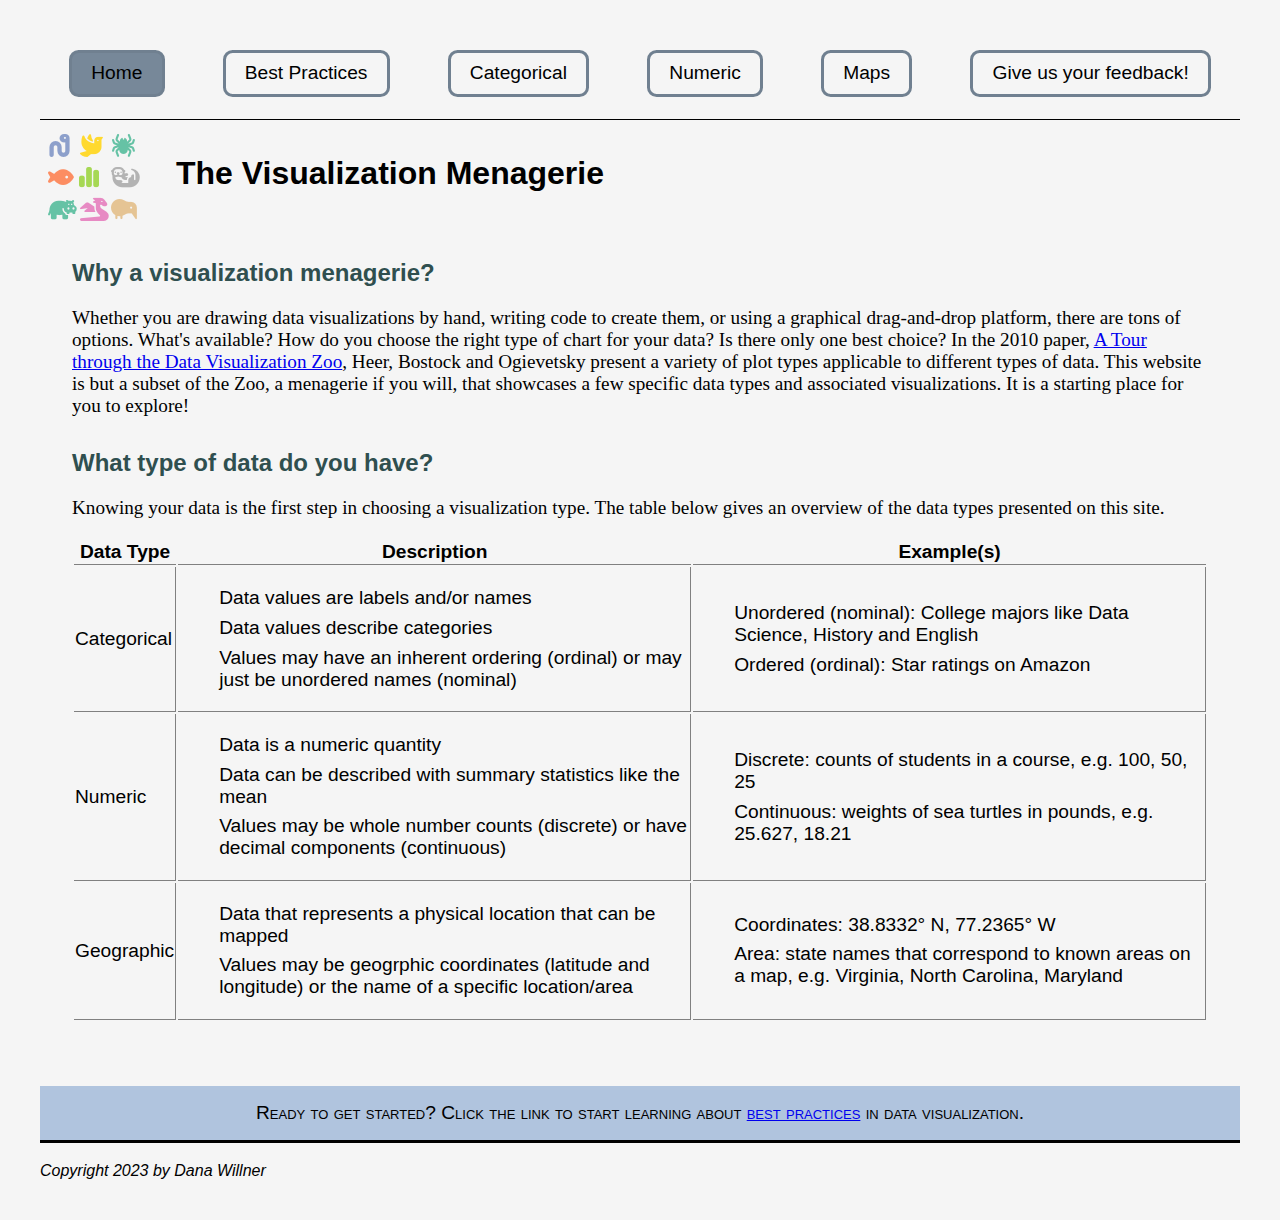
<file: index.html>
<!DOCTYPE html>

<html lang="en">

    <head>
        <meta charset="UTF-8">
        <meta name="viewport" content="width=device-width, initial-scale=1">
        <link rel="stylesheet" href="css/cssstart.css">
        <title>Visualization Menagerie</title>
    </head>

    <body>
        <header>
            <nav>
                <ul>
                    <li><a href="index.html" class="active">Home</a></li>
                    <li><a href="best_practices.html">Best Practices</a></li>
                    <li><a href="categorical_one.html">Categorical</a></li>
                    <li><a href="numeric_one.html">Numeric</a></li>
                    <li><a href="maps.html">Maps</a></li>
                    <li><a href="feedback.html">Give us your feedback!</a></li>
                </ul>
            </nav>
            <div class="logotext">
                <img src="image/logo.png" alt="Logo">
                <h1>The Visualization Menagerie</h1>

            </div>
        </header>
        <main>
            <section>
                <h2>Why a visualization menagerie?</h2>
                <p>Whether you are drawing data visualizations by hand, writing code to create them, or using a
                    graphical drag-and-drop platform, there are tons of options. What's available? How do you choose the
                    right type of chart for your data? Is there only one best choice? In the 2010 paper,
                    <a href=" https://queue.acm.org/detail.cfm?id=1805128">A Tour through the Data Visualization
                        Zoo</a>,
                    Heer, Bostock and Ogievetsky present a variety of plot types applicable to different types of data.
                    This website is but a subset of the Zoo, a menagerie if you will, that showcases a few specific
                    data types and associated visualizations. It is a starting place for you to explore!
                </p>
            </section>
            <section>
                <h2>What type of data do you have?</h2>
                <p>Knowing your data is the first step in choosing a visualization type. The table below gives an
                    overview of the data types presented on this site.
                </p>
                <table>
                    <thead>
                        <tr>
                            <th>Data Type</th>
                            <th>Description</th>
                            <th>Example(s)</th>
                        </tr>
                    </thead>
                    <tbody>
                        <tr>
                            <td>Categorical</td>
                            <td>
                                <ul>
                                    <li class="tableitem">Data values are labels and/or names</li>
                                    <li class="tableitem">Data values describe categories</li>
                                    <li class="tableitem">Values may have an inherent ordering (ordinal) or may just be
                                        unordered
                                        names (nominal)</li>
                                </ul>
                            </td>
                            <td>
                                <ul>
                                    <li class="tableitem">Unordered (nominal): College majors like Data Science, History
                                        and
                                        English</li>
                                    <li class="tableitem">Ordered (ordinal): Star ratings on Amazon</li>
                                </ul>
                            </td>
                        </tr>
                        <tr>
                            <td>Numeric</td>
                            <td>
                                <ul>
                                    <li class="tableitem">Data is a numeric quantity</li>
                                    <li class="tableitem">Data can be described with summary statistics like the mean
                                    </li>
                                    <li class="tableitem">Values may be whole number counts (discrete) or have decimal
                                        components (continuous)</li>
                                </ul>
                            </td>
                            <td>
                                <ul>
                                    <li class="tableitem">Discrete: counts of students in a course, e.g. 100, 50, 25
                                    </li>
                                    <li class="tableitem">Continuous: weights of sea turtles in pounds, e.g. 25.627,
                                        18.21
                                    </li>
                                </ul>
                            </td>
                        </tr>
                        <tr>
                            <td>Geographic</td>
                            <td>
                                <ul>
                                    <li class="tableitem">Data that represents a physical location that can be mapped
                                    </li>
                                    <li class="tableitem">Values may be geogrphic coordinates (latitude and longitude)
                                        or
                                        the
                                        name
                                        of a specific location/area</li>
                                </ul>
                            </td>
                            <td>
                                <ul>
                                    <li class="tableitem">Coordinates: 38.8332° N, 77.2365° W </li>
                                    <li class="tableitem">Area: state names that correspond to known areas on a map,
                                        e.g.
                                        Virginia, North Carolina, Maryland</li>
                                </ul>
                            </td>
                        </tr>
                    </tbody>
                </table>
            </section>
        </main>
        <footer>
            <p class='navhelper'>Ready to get started? Click the link to start learning about <a
                    href="best_practices.html">best practices</a> in data visualization.</p>
            <address>Copyright 2023 by Dana Willner</address>
        </footer>

    </body>

</html>
</file>
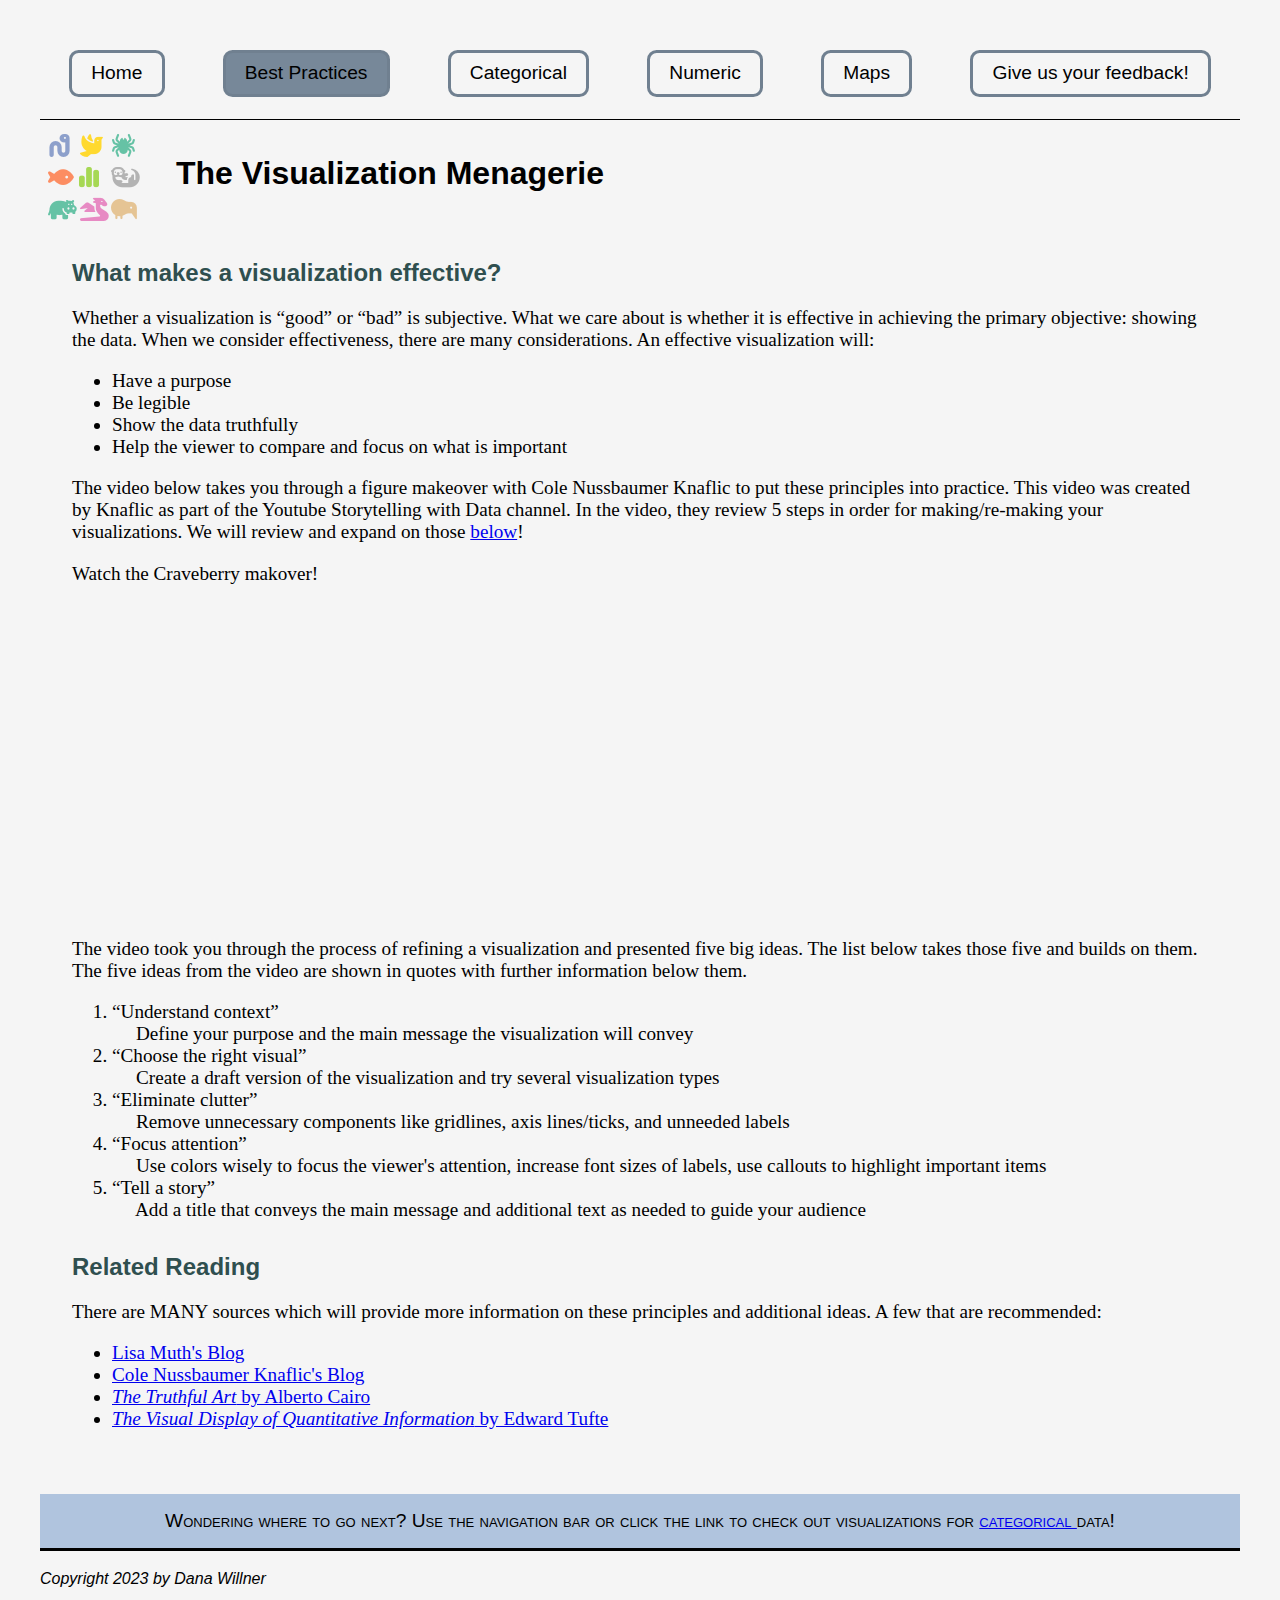
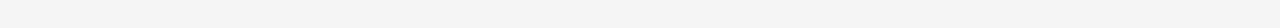
<file: best_practices.html>
<!DOCTYPE html>

<html lang="en">

    <head>
        <meta charset="UTF-8">
        <meta name="viewport" content="width=device-width, initial-scale=1">
        <link rel="stylesheet" href="css/cssstart.css">
        <title>Best Practices</title>
    </head>

    <body>
        <header>
            <nav>
                <ul>
                    <li><a href="index.html">Home</a></li>
                    <li><a href="best_practices.html" class="active">Best Practices</a></li>
                    <li><a href="categorical_one.html">Categorical</a></li>
                    <li><a href="numeric_one.html">Numeric</a></li>
                    <li><a href="maps.html">Maps</a></li>
                    <li><a href="feedback.html">Give us your feedback!</a></li>
                </ul>
            </nav>
            <div class="logotext">
                <img src="image/logo.png" alt="Logo">
                <h1>The Visualization Menagerie</h1>

            </div>
        </header>

        <main>
            <section>
                <h2>What makes a visualization effective?</h2>
                <p>Whether a visualization is “good” or “bad” is subjective. What we care about is whether it is
                    effective in achieving the primary objective: showing the data. When we consider effectiveness,
                    there are many considerations. An effective visualization will:</p>
                <ul>
                    <li>Have a purpose</li>
                    <li>Be legible</li>
                    <li>Show the data truthfully</li>
                    <li>Help the viewer to compare and focus on what is important</li>
                </ul>
                <p>The video below takes you through a figure makeover with Cole Nussbaumer Knaflic to put these
                    principles into practice. This video was created by Knaflic as part of the Youtube Storytelling with
                    Data channel. In the video, they review 5 steps in order for making/re-making
                    your visualizations. We will review and expand on those <a href="#principles">below</a>!
                </p>

                <p>Watch the Craveberry makover!</p>
                <iframe class="center" width="560" height="315" src="https://www.youtube-nocookie.com/embed/sKeR0gOxjGs"
                    title="YouTube video player"
                    allow="accelerometer; autoplay; clipboard-write; encrypted-media; gyroscope; picture-in-picture; web-share"
                    allowfullscreen></iframe>

                <p>The video took you through the process of refining a visualization and presented five big ideas.
                    The list below takes those five and builds on them. The five ideas from the video are shown in
                    quotes with further information below them.</p>
                <ol id="principles">
                    <li><q>Understand context</q><br>
                        &emsp; Define your purpose and the main message the visualization will convey</li>
                    <li><q>Choose the right visual</q><br>
                        &emsp; Create a draft version of the visualization and try several visualization types</li>
                    <li><q>Eliminate clutter</q><br>
                        &emsp; Remove unnecessary components like gridlines, axis lines/ticks, and unneeded labels</li>
                    <li><q>Focus attention</q><br>
                        &emsp; Use colors wisely to focus the viewer's attention, increase font sizes of labels, use
                        callouts to highlight important items</li>
                    <li><q>Tell a story</q><br>
                        &emsp; Add a title that conveys the main message and additional text as needed to guide your
                        audience</li>
                </ol>
            </section>
            <section>
                <h2>Related Reading</h2>
                <p>There are MANY sources which will provide more information on these principles and additional ideas.
                    A few that are recommended:</p>
                <ul>
                    <li><a href="https://lisacharlottemuth.com/articles.html">Lisa Muth's Blog</a></li>
                    <li><a href="https://www.storytellingwithdata.com/">Cole Nussbaumer Knaflic's Blog</a></li>
                    <li><a href="https://learning.oreilly.com/library/view/the-truthful-art/9780133440492/"><cite>The
                                Truthful Art</cite> by Alberto Cairo</a></li>
                    <li><a href="https://www.edwardtufte.com/tufte/books_vdqi"><cite>The Visual
                                Display of Quantitative Information</cite> by Edward Tufte</a></li>
                </ul>
            </section>
        </main>

        <footer>
            <p class='navhelper'>Wondering where to go next? Use the navigation bar or click the link to check out
                visualizations for <a href="categorical_one.html">categorical </a>data!</p>
            <address>Copyright 2023 by Dana Willner</address>
        </footer>


    </body>

</html>
</file>
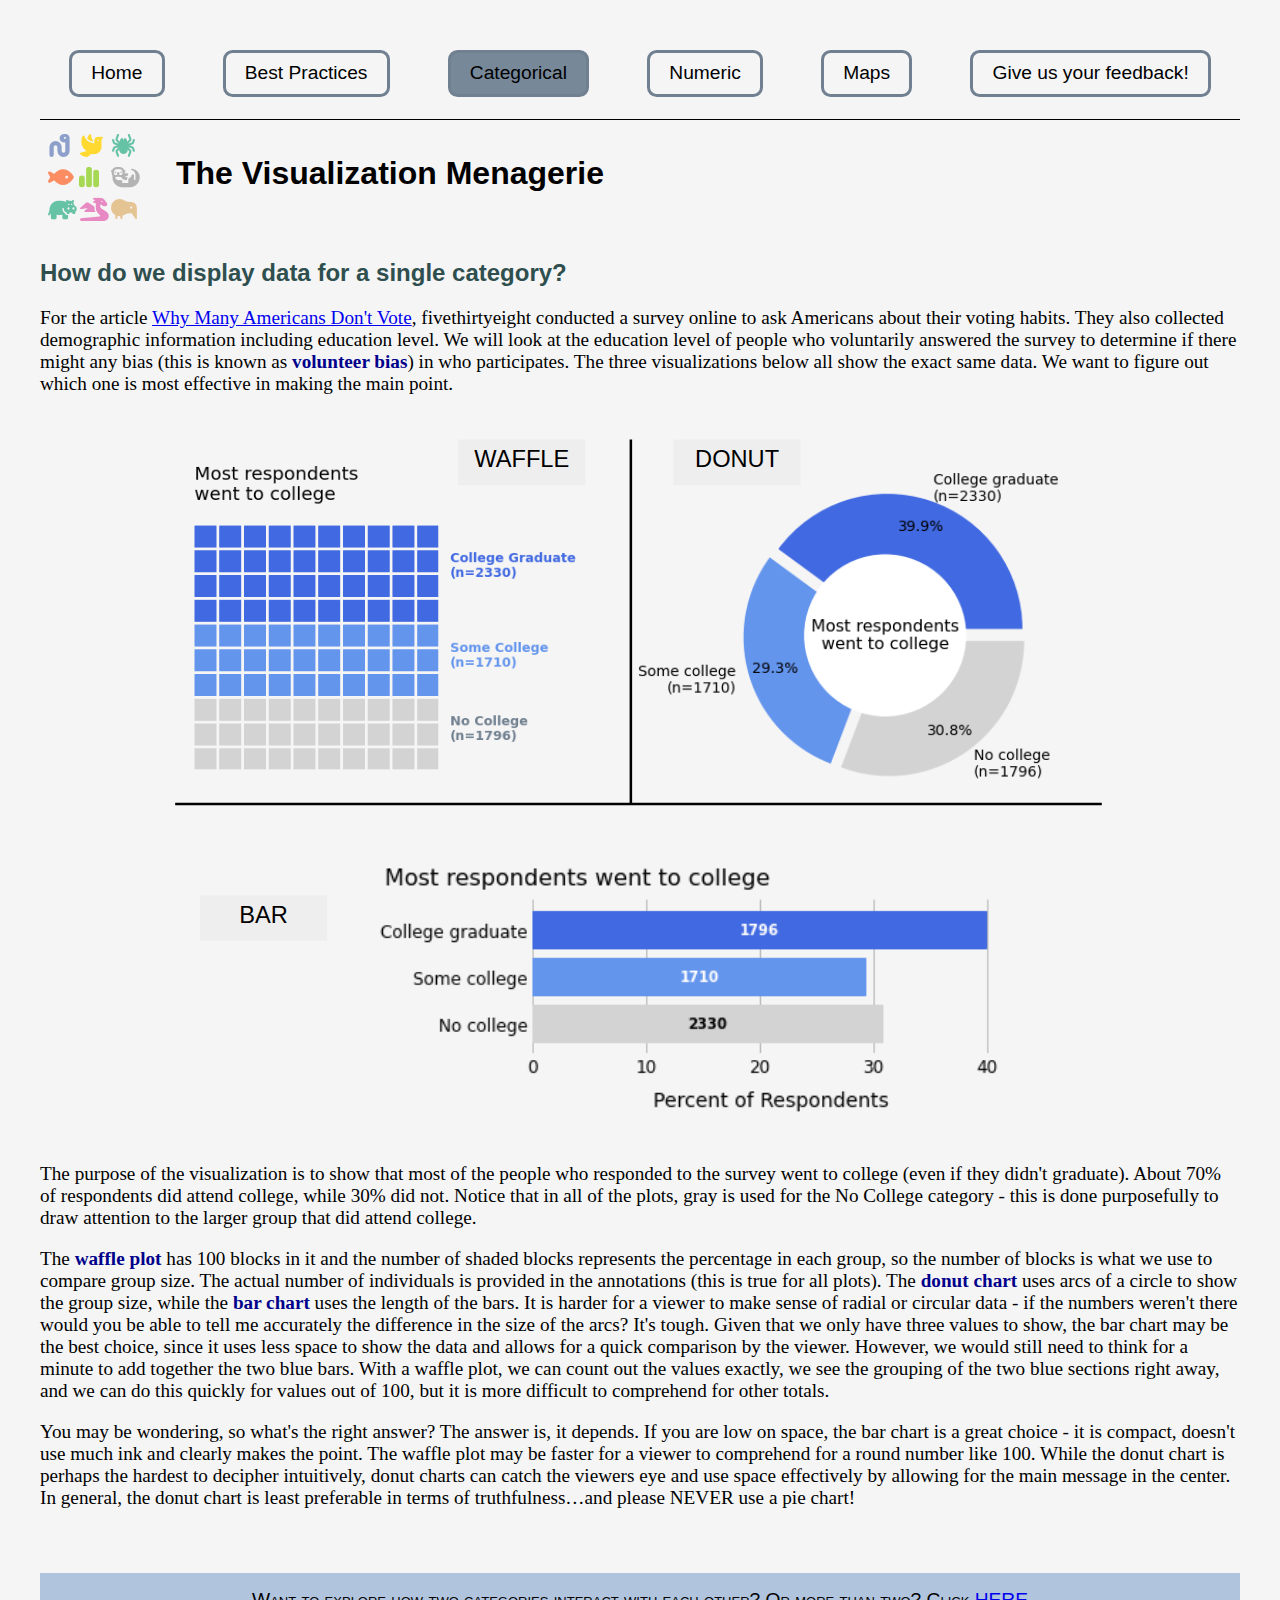
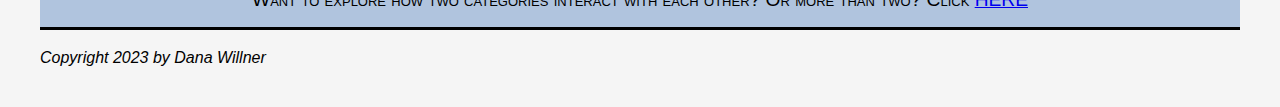
<file: categorical_one.html>
<!DOCTYPE html>

<html lang="en">

    <head>
        <meta charset="UTF-8">
        <meta name="viewport" content="width=device-width, initial-scale=1">
        <link rel="stylesheet" href="css/cssstart.css">
        <title>Categorical Data Viz 1</title>
    </head>

    <body>
        <header>
            <nav>
                <ul>
                    <li><a href="index.html">Home</a></li>
                    <li><a href="best_practices.html">Best Practices</a></li>
                    <li><a href="categorical_one.html" class="active">Categorical</a></li>
                    <li><a href="numeric_one.html">Numeric</a></li>
                    <li><a href="maps.html">Maps</a></li>
                    <li><a href="feedback.html">Give us your feedback!</a></li>
                </ul>
            </nav>
            <div class="logotext">
                <img src="image/logo.png" alt="Logo">
                <h1>The Visualization Menagerie</h1>

            </div>
        </header>

        <main>
            <h2>How do we display data for a single category?</h2>
            <p>For the article <a href="https://projects.fivethirtyeight.com/non-voters-poll-2020-election/">Why Many
                    Americans Don't Vote</a>, fivethirtyeight conducted a survey online to ask Americans about their
                voting habits. They also collected demographic information including education level. We will look at
                the education level of people who voluntarily answered the survey to determine if there might any bias
                (this is known as <dfn>volunteer bias</dfn>) in who participates. The three visualizations below all
                show the exact same data. We want to figure out which one is most effective in making the main point.
            </p>
            <img src="image/three_cat.svg" alt="waffle, donut, and bar chart" class="scalesvg">
            <p>The purpose of the visualization is to show that most of the people who responded to the survey went to
                college (even if they didn't graduate). About 70% of respondents did attend college, while 30% did not.
                Notice that in all of the plots, gray is used for the No College category - this is done purposefully to
                draw attention to the larger group that did attend college.
            <p>

            <p>The <dfn>waffle plot</dfn> has 100 blocks in it and the number of shaded blocks represents the percentage
                in each group, so the number of blocks is what we use to compare group size. The actual number of
                individuals is provided in the annotations (this is true for all plots). The <dfn>donut chart</dfn> uses
                arcs of a circle to show the group size, while the <dfn>bar chart</dfn> uses the length of the bars. It
                is harder for a viewer to make sense of radial or circular data - if the numbers weren't there would you
                be able to tell me accurately the difference in the size of the arcs? It's tough. Given that we only
                have three values to show, the bar chart may be the best choice, since it uses less space to show the
                data and allows for a quick comparison by the viewer. However, we would still need to think for a minute
                to add together the two blue bars. With a waffle plot, we can count out the values exactly, we see the
                grouping of the two blue sections right away, and we can do this quickly for values out of 100, but it
                is more difficult to comprehend for other totals.
            </p>

            <p>You may be wondering, so what's the right answer? The answer is, it depends. If you are low on space, the
                bar chart is a great choice - it is compact, doesn't use much ink and clearly makes the point. The
                waffle plot may be faster for a viewer to comprehend for a round number like 100. While the donut chart
                is perhaps the hardest to decipher intuitively, donut charts can catch the viewers eye and use space
                effectively by allowing for the main message in the center. In general, the donut chart is least
                preferable in terms of truthfulness…and please NEVER use a pie chart!
            </p>

        </main>

        <footer>
            <p class="navhelper">Want to explore how two categories interact with each other? Or more than two? Click <a
                    href="categorical_two.html">HERE</a></p>
            <address>Copyright 2023 by Dana Willner</address>
        </footer>


    </body>

</html>
</file>
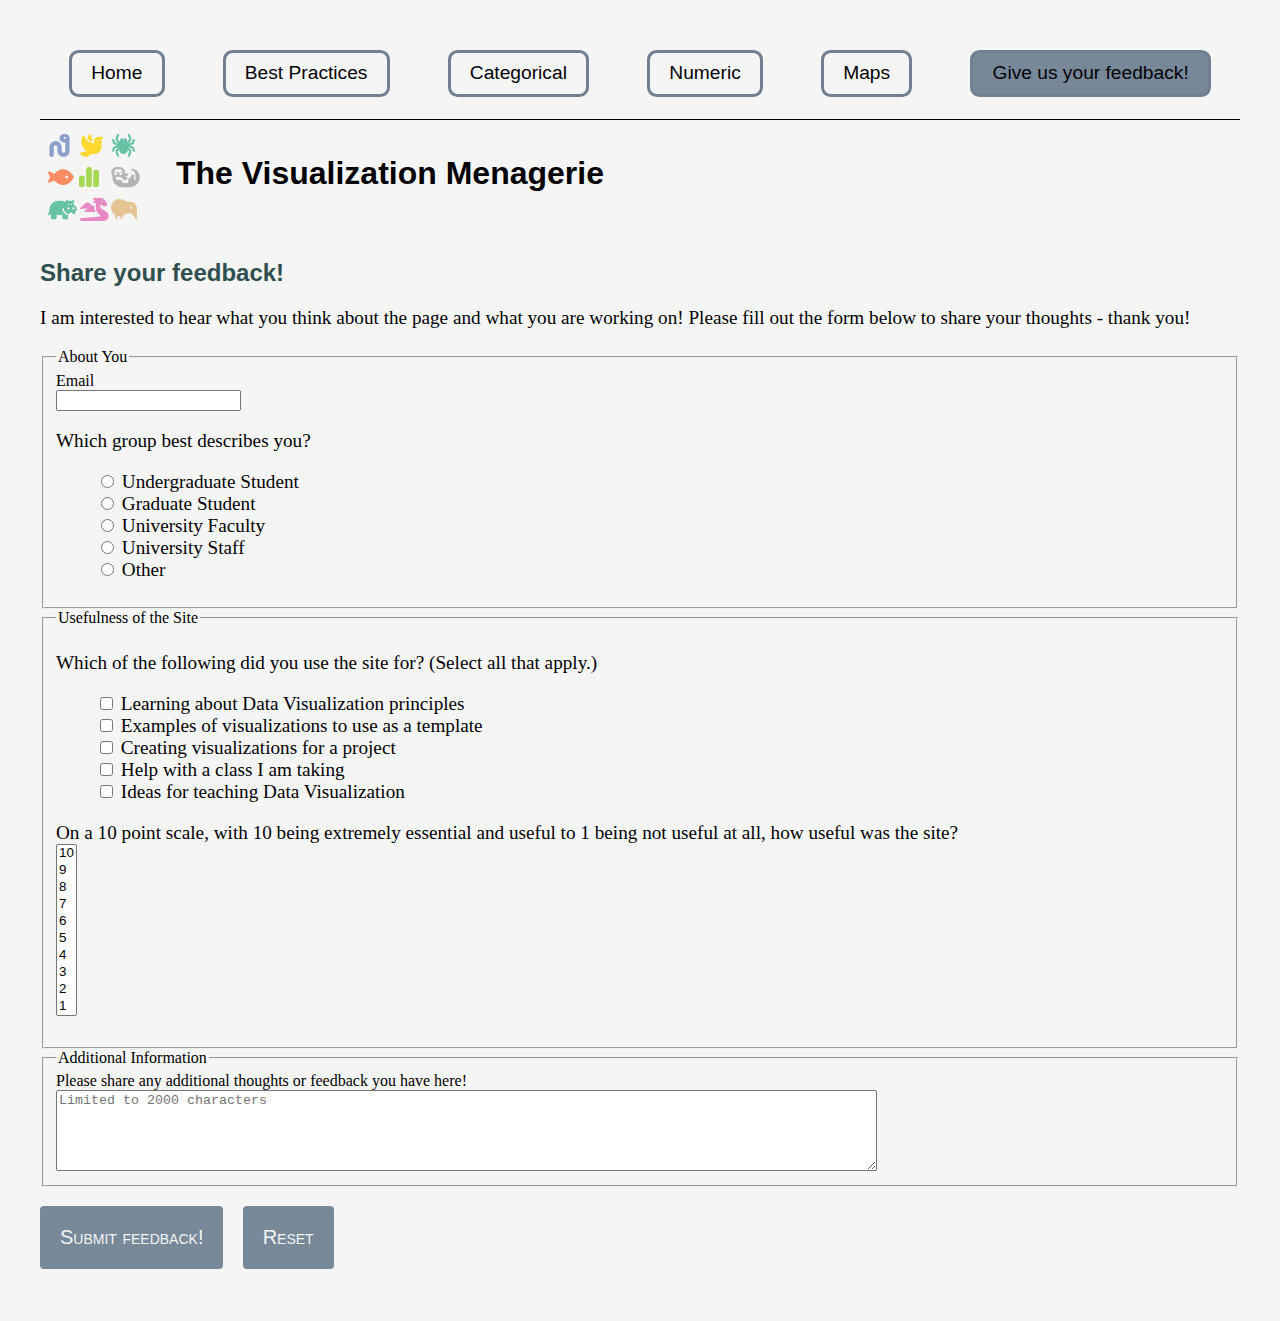
<file: feedback.html>
<!DOCTYPE html>

<html lang="en">

    <head>
        <meta charset="UTF-8">
        <meta name="viewport" content="width=device-width, initial-scale=1">
        <link rel="stylesheet" href="css/cssstart.css">
        <title>Feedback Form</title>
    </head>

    <body>
        <header>
            <nav>
                <ul>
                    <li><a href="project.html">Home</a></li>
                    <li><a href="best_practices.html">Best Practices</a></li>
                    <li><a href="categorical_one.html">Categorical</a></li>
                    <li><a href="numeric_one.html">Numeric</a></li>
                    <li><a href="maps.html">Maps</a></li>
                    <li><a href="feedback.html" class="active">Give us your feedback!</a></li>
                </ul>
            </nav>
            <div class="logotext">
                <img src="image/logo.png" alt="Logo">
                <h1>The Visualization Menagerie</h1>
            </div>
        </header>

        <main>
            <form action="feedback.php" method="POST">
                <h2>Share your feedback!</h2>
                <p>I am interested to hear what you think about the page and what you are working on!
                    Please fill out the form below to share your thoughts - thank you!</p>

                <fieldset>
                    <legend>About You</legend>
                    <label>Email<br><input type="email" name="email"></label>
                    <p>Which group best describes you?</p>
                    <ul>
                        <li><label><input type="radio" name="group" value="undergraduate"> Undergraduate Student
                            </label></li>
                        <li><label><input type="radio" name="group" value="graduate"> Graduate Student
                            </label></li>
                        <li><label><input type="radio" name="group" value="faculty"> University Faculty
                            </label></li>
                        <li><label><input type="radio" name="group" value="staff"> University Staff
                            </label></li>
                        <li><label><input type="radio" name="group" value="other"> Other
                            </label></li>
                    </ul>
                </fieldset>
                <fieldset>
                    <legend>Usefulness of the Site</legend>
                    <p>Which of the following did you use the site for? (Select all that apply.)</p>
                    <ul>
                        <li><label><input type="checkbox" name="used_for[]" value="learning"> Learning about Data
                                Visualization principles</label></li>
                        <li><label><input type="checkbox" name="used_for[]" value="examples"> Examples of visualizations
                                to
                                use as a template</label></li>
                        <li><label><input type="checkbox" name="used_for[]" value="examples"> Creating visualizations
                                for a
                                project</label></li>
                        <li><label><input type="checkbox" name="used_for[]" value="examples"> Help with a class I am
                                taking</label></li>
                        <li><label><input type="checkbox" name="used_for[]" value="examples"> Ideas for teaching Data
                                Visualization</label></li>
                    </ul>
                    <p>On a 10 point scale, with 10 being extremely essential and useful
                        to 1 being not useful at all, how useful was the site? <br>
                        <select name="ranking" size="10" required>
                            <option>10</option>
                            <option>9</option>
                            <option>8</option>
                            <option>7</option>
                            <option>6</option>
                            <option>5</option>
                            <option>4</option>
                            <option>3</option>
                            <option>2</option>
                            <option>1</option>
                        </select>
                    </p>
                </fieldset>
                <fieldset>
                    <legend>Additional Information</legend>
                    <label>Please share any additional thoughts or feedback you have here!
                        <br><textarea name="additional" rows="5" cols="100" maxlength="2000"
                            placeholder="Limited to 2000 characters"></textarea></label>
                </fieldset>
                <p><input type="submit" value="Submit feedback!" class="button">&emsp;<input type="reset"
                        class="button">
                </p>
            </form>
        </main>
    </body>

</html>
</file>
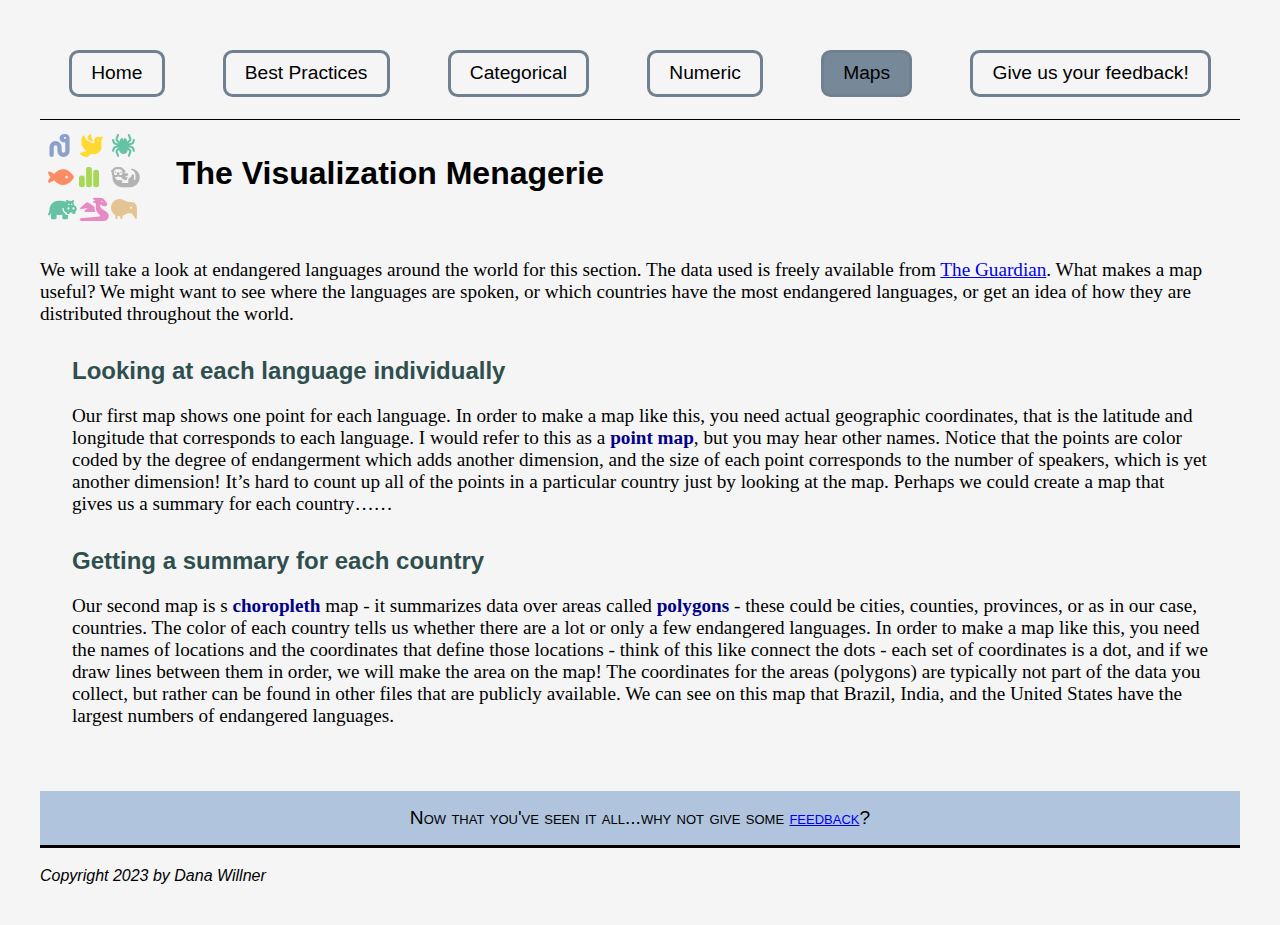
<file: maps.html>
<!DOCTYPE html>

<html lang="en">

    <head>
        <meta charset="UTF-8">
        <meta name="viewport" content="width=device-width, initial-scale=1">
        <link rel="stylesheet" href="css/cssstart.css">
        <title>Maps</title>
    </head>

    <body>
        <header>
            <nav>
                <ul>
                    <li><a href="index.html">Home</a></li>
                    <li><a href="best_practices.html">Best Practices</a></li>
                    <li><a href="categorical_one.html">Categorical</a></li>
                    <li><a href="numeric_one.html">Numeric</a></li>
                    <li><a href="maps.html" class="active">Maps</a></li>
                    <li><a href="feedback.html">Give us your feedback!</a></li>
                </ul>
            </nav>
            <div class="logotext">
                <img src="image/logo.png" alt="Logo">
                <h1>The Visualization Menagerie</h1>
            </div>
        </header>
        <main>

            <p>We will take a look at endangered languages around the world for this section.
                The data used is freely available from <a
                    href="https://www.theguardian.com/news/datablog/2011/apr/15/language-extinct-endangered">
                    The Guardian</a>. What makes a map useful? We might want to see where the languages are spoken,
                or which countries have the most endangered languages, or get an idea of how they are distributed
                throughout
                the world.</p>
            <section>
                <h2>Looking at each language individually</h2>
                <!--the div and script below from Tableau Public embed code, edited to meet validation standards-->
                <div class="tableauPlaceholder" id="viz1687308497705"><noscript><a href="#"><img alt=" Point Map"
                                src="https:&#47;&#47;public.tableau.com&#47;static&#47;images&#47;Po&#47;Point_Map&#47;Dashboard3&#47;1_rss.png">
                        </a></noscript>
                    <object class="tableauViz"
                        data="https:&#47;&#47;public.tableau.com&#47;static&#47;images&#47;Po&#47;Point_Map&#47;Dashboard3&#47;1_rss.png">
                        <param name="host_url" value="https%3A%2F%2Fpublic.tableau.com%2F">
                        <param name="embed_code_version" value="3">
                        <param name="site_root" value="">
                        <param name="name" value="Point_Map&#47;Dashboard3">
                        <param name="tabs" value="no">
                        <param name="toolbar" value="yes">
                        <param name="static_image"
                            value="https:&#47;&#47;public.tableau.com&#47;static&#47;images&#47;Po&#47;Point_Map&#47;Dashboard3&#47;1.png">
                        <param name="animate_transition" value="yes">
                        <param name="display_static_image" value="yes">
                        <param name="display_spinner" value="yes">
                        <param name="display_overlay" value="yes">
                        <param name="display_count" value="yes">
                        <param name="language" value="en-US">
                        <param name="filter" value="publish=yes">
                    </object>
                </div>
                <script> var divElement = document.getElementById("viz1687308497705");
                    var vizElement = divElement.getElementsByTagName("object")[0];
                    if (divElement.offsetWidth > 800) {
                        vizElement.style.width = "1000px";
                        vizElement.style.height = "827px";
                    }
                    else if (divElement.offsetWidth > 500) {
                        vizElement.style.width = "1000px"; vizElement.style.height = "827px";
                    }
                    else {
                        vizElement.style.width = "100%";
                        vizElement.style.height = "727px";
                    } var scriptElement = document.createElement("script");
                    scriptElement.src = "https://public.tableau.com/javascripts/api/viz_v1.js";
                    vizElement.parentNode.insertBefore(scriptElement, vizElement);
                </script>

                <p>Our first map shows one point for each language. In order to make a map like this, you need actual
                    geographic coordinates, that is the latitude and longitude that corresponds to each language.
                    I would refer to this as a <dfn>point map</dfn>, but you may hear other names. Notice that the
                    points are color coded by the degree of endangerment which adds another dimension, and the size
                    of each point corresponds to the number of speakers, which is yet another dimension! It’s hard to
                    count up all of the points in a particular country just by looking at the map.
                    Perhaps we could create a map that gives us a summary for each country……
                </p>
            </section>
            <section>
                <h2>Getting a summary for each country</h2>
                <!--the div and script below from Tableau Public embed code, edited to meet validation standards-->
                <div class="tableauPlaceholder" id="viz1687308855127"><noscript><a href='#'><img alt="Choropleth map"
                                src="https:&#47;&#47;public.tableau.com&#47;static&#47;images&#47;Ch&#47;Choropleth_Map&#47;Dashboard2&#47;1_rss.png">
                        </a></noscript>
                    <object class="tableauViz"
                        data="https:&#47;&#47;public.tableau.com&#47;static&#47;images&#47;Ch&#47;Choropleth_Map&#47;Dashboard2&#47;1_rss.png">
                        <param name="host_url" value="https%3A%2F%2Fpublic.tableau.com%2F">
                        <param name="embed_code_version" value="3">
                        <param name="site_root" value="">
                        <param name="name" value="Choropleth_Map&#47;Dashboard2">
                        <param name="tabs" value="no">
                        <param name="toolbar" value="yes">
                        <param name="static_image"
                            value="https:&#47;&#47;public.tableau.com&#47;static&#47;images&#47;Ch&#47;Choropleth_Map&#47;Dashboard2&#47;1.png">
                        <param name="animate_transition" value="yes">
                        <param name="display_static_image" value="yes">
                        <param name="display_spinner" value="yes">
                        <param name="display_overlay" value="yes">
                        <param name="display_count" value="yes">
                        <param name="language" value="en-US">
                        <param name="filter" value="publish=yes">
                    </object>
                </div>
                <script>
                    var divElement = document.getElementById("viz1687308855127");
                    var vizElement = divElement.getElementsByTagName("object")[0];
                    if (divElement.offsetWidth > 800) {
                        vizElement.style.width = "1000px";
                        vizElement.style.height = "827px";
                    }
                    else if (divElement.offsetWidth > 500) {
                        vizElement.style.width = "1000px";
                        vizElement.style.height = "827px";
                    }
                    else {
                        vizElement.style.width = "100%";
                        vizElement.style.height = "727px";
                    }
                    var scriptElement = document.createElement("script");
                    scriptElement.src = "https://public.tableau.com/javascripts/api/viz_v1.js";
                    vizElement.parentNode.insertBefore(scriptElement, vizElement);                
                </script>

                <p>Our second map is s <dfn> choropleth </dfn> map - it summarizes data over areas called
                    <dfn>polygons</dfn> - these could be cities, counties, provinces, or as in our case, countries.
                    The color of each country tells us whether there are a lot or only a few endangered languages.
                    In order to make a map like this, you need the names of locations and the
                    coordinates that define those locations - think of this like connect the dots - each set of
                    coordinates is a dot, and if we draw lines between them in order, we will make the area on the map!
                    The coordinates for the areas (polygons) are typically not part of the data you collect, but rather
                    can be found in other files that are publicly available. We can see on this map that Brazil, India,
                    and the United States have the largest numbers of endangered languages.
                </p>
            </section>
        </main>
        <footer>
            <p class="navhelper">Now that you've seen it all...why not give some <a href="feedback.html">feedback</a>?
            </p>
            <address>Copyright 2023 by Dana Willner</address>
        </footer>
    </body>

</html>
</file>
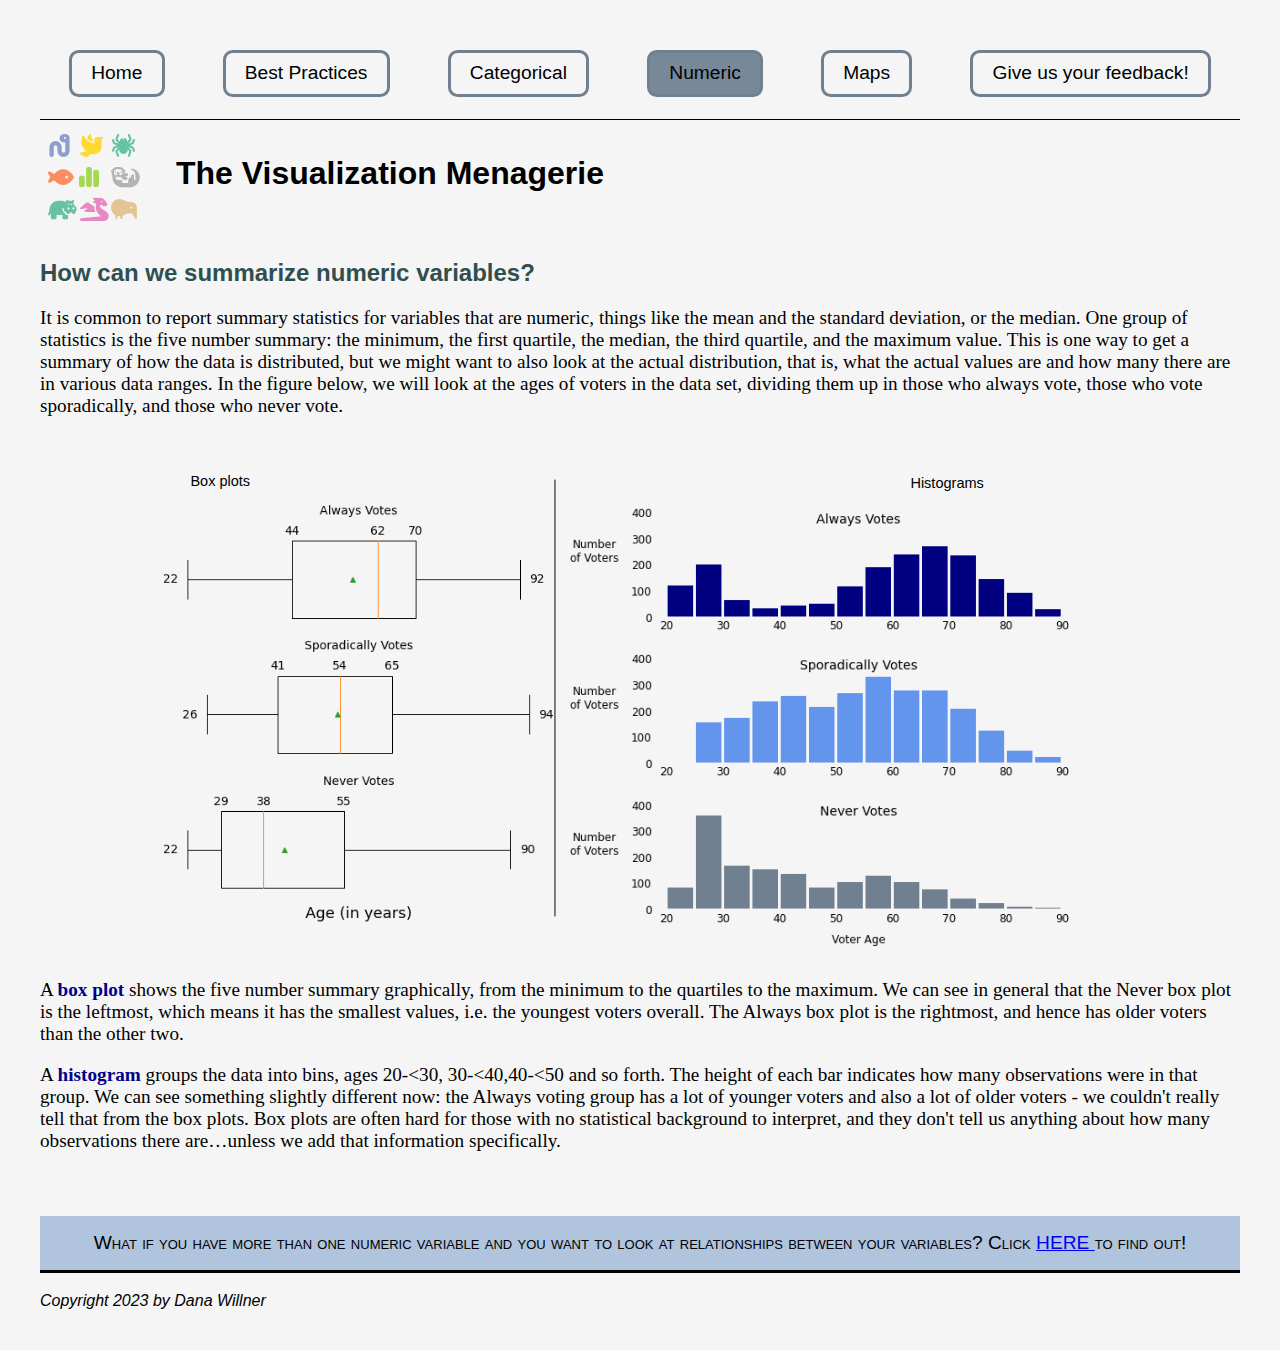
<file: numeric_one.html>
<!DOCTYPE html>

<html lang="en">

    <head>
        <meta charset="UTF-8">
        <meta name="viewport" content="width=device-width, initial-scale=1">
        <link rel="stylesheet" href="css/cssstart.css">
        <title>Numeric Data Viz 1</title>
    </head>

    <body>
        <header>
            <nav>
                <ul>
                    <li><a href="index.html">Home</a></li>
                    <li><a href="best_practices.html">Best Practices</a></li>
                    <li><a href="categorical_one.html">Categorical</a></li>
                    <li><a href="numeric_one.html" class="active">Numeric</a></li>
                    <li><a href="maps.html">Maps</a></li>
                    <li><a href="feedback.html">Give us your feedback!</a></li>
                </ul>
            </nav>
            <div class="logotext">
                <img src="image/logo.png" alt="Logo">
                <h1>The Visualization Menagerie</h1>
            </div>
        </header>

        <main>
            <h2>How can we summarize numeric variables?</h2>

            <p>It is common to report summary statistics for variables that are numeric, things like the mean and the
                standard deviation, or the median. One group of statistics is the five number summary: the minimum,
                the first quartile, the median, the third quartile, and the maximum value. This is one way to get a
                summary of how the data is distributed, but we might want to also look at the actual distribution, that
                is, what the actual values are and how many there are in various data ranges. In the figure below,
                we will look at the ages of voters in the data set, dividing them up in those who always vote,
                those who vote sporadically, and those who never vote.
            </p>

            <img src="image/hist_box.svg" alt="histogram and boxplot" class="scalesvg">

            <p>A <dfn>box plot</dfn> shows the five number summary graphically, from the minimum to the quartiles to the
                maximum. We can see in general that the Never box plot is the leftmost, which means it has the smallest
                values, i.e. the youngest voters overall. The Always box plot is the rightmost, and hence has older
                voters than the other two.
            </p>

            <p>A <dfn>histogram</dfn> groups the data into bins, ages 20-&lt;30, 30-&lt;40,40-&lt;50 and so forth. The
                height of each bar indicates how many observations were in that group. We can see something slightly
                different now: the Always voting group has a lot of younger voters and also a lot of older voters -
                we couldn't really tell that from the box plots. Box plots are often hard for those with no statistical
                background to interpret, and they don't tell us anything about how many observations there are…unless
                we add that information specifically.
            </p>

        </main>

        <footer>
            <p class="navhelper">What if you have more than one numeric variable and you want to look at relationships
                between your variables? Click <a href="numeric_two.html">HERE </a>to find out!</p>
            <address>Copyright 2023 by Dana Willner </address>
        </footer>
    </body>

</html>
</file>
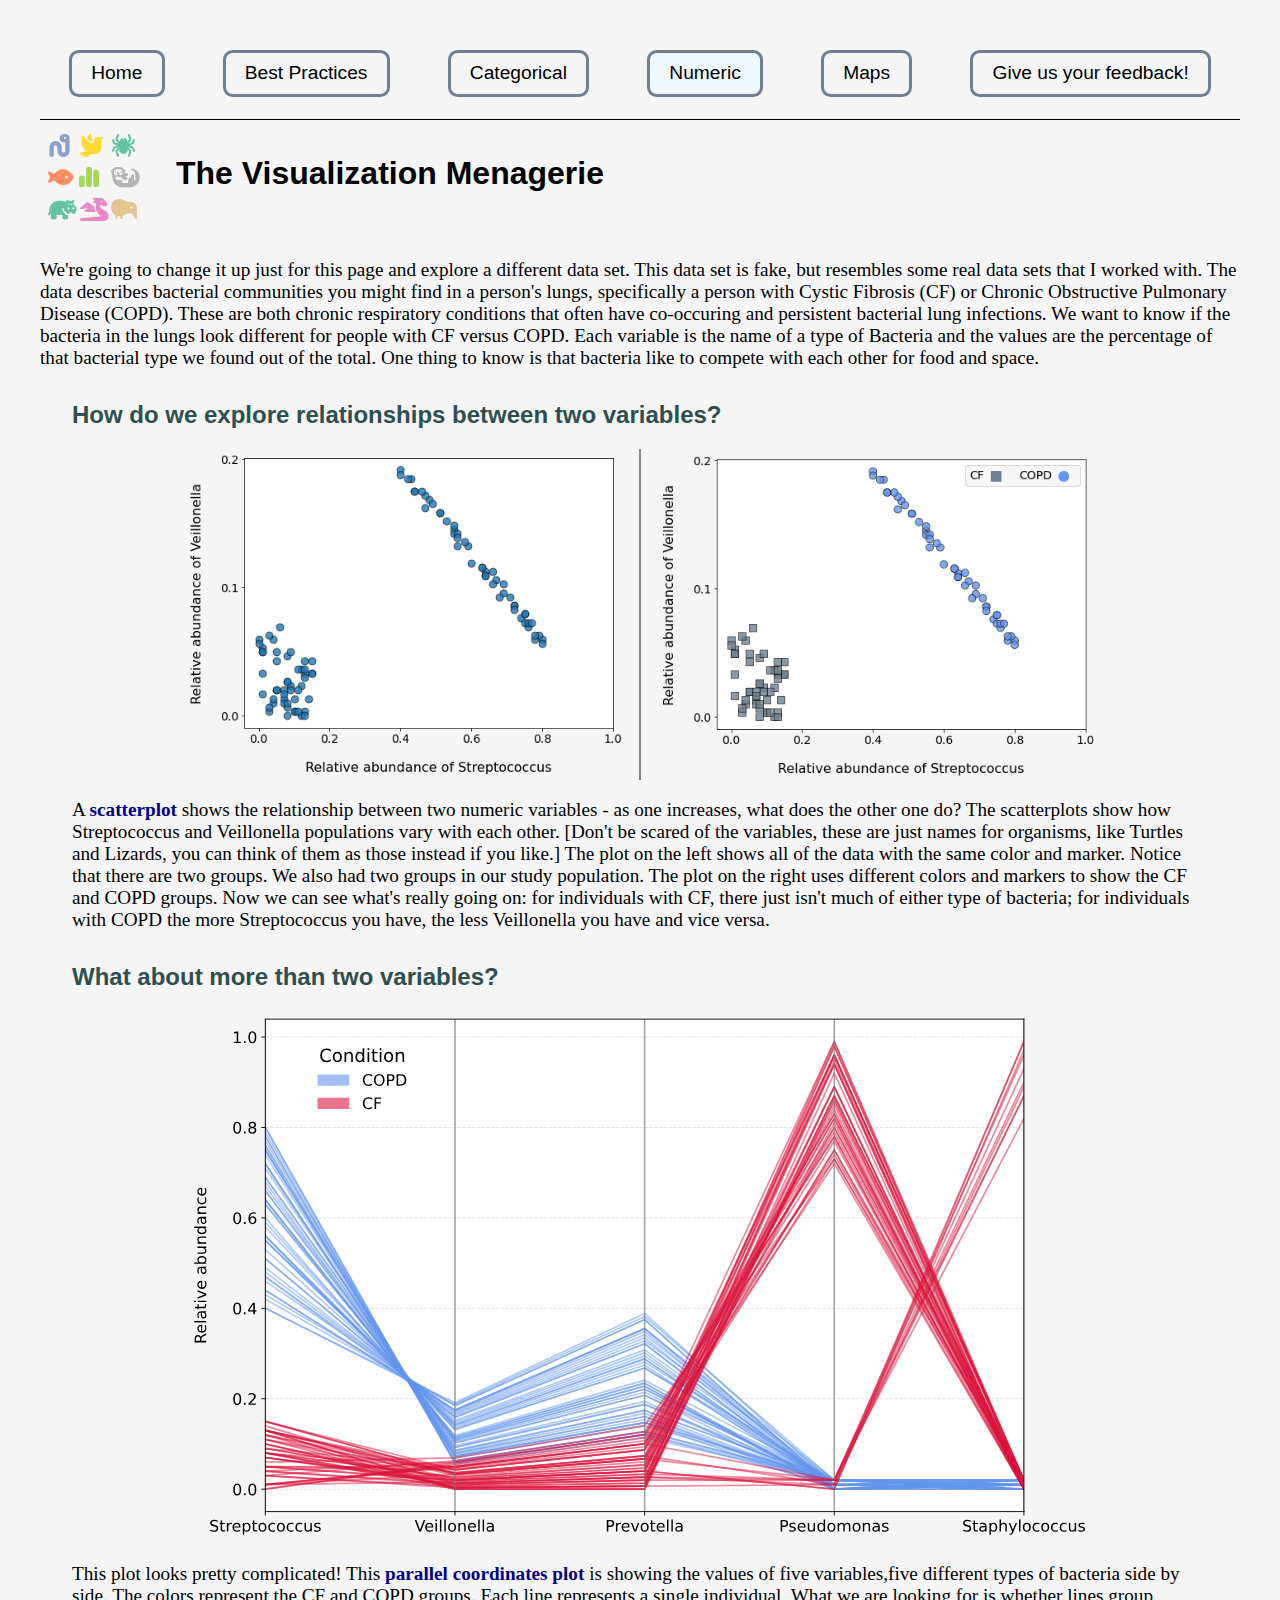
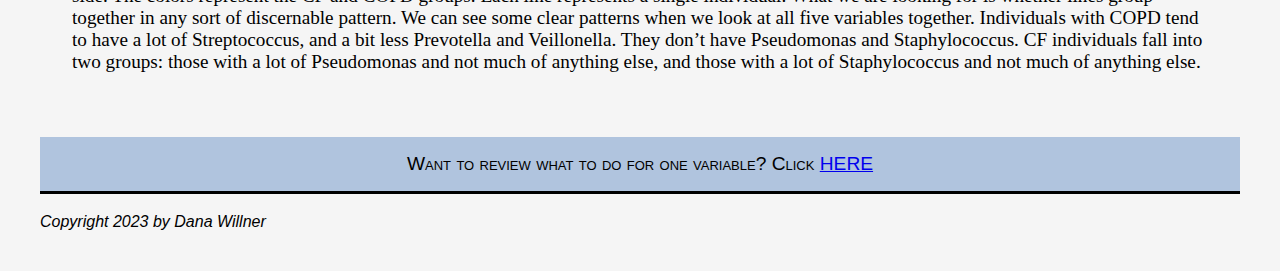
<file: numeric_two.html>
<!DOCTYPE html>

<html lang="en">

    <head>
        <meta charset="UTF-8">
        <meta name="viewport" content="width=device-width, initial-scale=1">
        <link rel="stylesheet" href="css/cssstart.css">
        <title>Numeric Data Viz 2</title>
    </head>

    <body>
        <header>
            <nav>
                <ul>
                    <li><a href="index.html">Home</a></li>
                    <li><a href="best_practices.html">Best Practices</a></li>
                    <li><a href="categorical_one.html">Categorical</a></li>
                    <li><a href="numeric_one.html" class="activechild">Numeric</a></li>
                    <li><a href="maps.html">Maps</a></li>
                    <li><a href="feedback.html">Give us your feedback!</a></li>
                </ul>
            </nav>
            <div class="logotext">
                <img src="image/logo.png" alt="Logo">
                <h1>The Visualization Menagerie</h1>
            </div>
        </header>
        <main>
            <p>We're going to change it up just for this page and explore a different data set. This data set is fake,
                but resembles some real data sets that I worked with. The data describes bacterial communities you might
                find in a person's lungs, specifically a person with Cystic Fibrosis (CF) or Chronic Obstructive
                Pulmonary Disease (COPD). These are both chronic respiratory conditions that often have co-occuring
                and persistent bacterial lung infections. We want to know if the bacteria in the lungs look different
                for people with CF versus COPD. Each variable is the name of a type of Bacteria and the values are the
                percentage of that bacterial type we found out of the total. One thing to know is that bacteria like to
                compete with each other for food and space.
            </p>
            <section>
                <h2>How do we explore relationships between two variables?</h2>

                <img src="image/scatter.svg" alt="scatterplots" class="scalesvg">

                <p>A <dfn>scatterplot</dfn> shows the relationship between two numeric variables - as one increases,
                    what does the other one do? The scatterplots show how Streptococcus and Veillonella populations vary
                    with each other. [Don't be scared of the variables, these are just names for organisms, like Turtles
                    and Lizards, you can think of them as those instead if you like.] The plot on the left shows all of
                    the data with the same color and marker. Notice that there are two groups. We also had two groups in
                    our study population. The plot on the right uses different colors and markers to show the CF and
                    COPD groups. Now we can see what's really going on: for individuals with CF, there just isn't much
                    of either type of bacteria; for individuals with COPD the more Streptococcus you have, the less
                    Veillonella you have and vice versa.
                </p>
            </section>

            <section>
                <h2>What about more than two variables?</h2>

                <img src="image/pcp.svg" alt="par coords plot" class="scalesvg">

                <p>This plot looks pretty complicated! This <dfn>parallel coordinates plot</dfn> is showing the values
                    of five variables,five different types of bacteria side by side. The colors represent the CF and
                    COPD groups. Each line represents a single individual. What we are looking for is whether lines
                    group together in any sort of discernable pattern. We can see some clear patterns when we look at
                    all five variables together. Individuals with COPD tend to have a lot of Streptococcus,
                    and a bit less Prevotella and Veillonella. They don’t have Pseudomonas and Staphylococcus. CF
                    individuals fall into two groups: those with a lot of Pseudomonas and not much of anything else, and
                    those with a lot of Staphylococcus and not much of anything else.</p>
            </section>


        </main>

        <footer>
            <p class="navhelper">Want to review what to do for one variable? Click <a href="numeric_one.html">HERE</a>
            </p>
            <address>Copyright 2023 by Dana Willner </address>
        </footer>
    </body>

</html>
</file>
<file: css/cssstart.css>
html {
    background-color: whitesmoke;
    margin: 2em;
    font-family: Cambria, Cochin, Georgia, Times, 'Times New Roman', serif;
    font-size: 100%
}

section {
    margin: 2rem;
}

h1 {
    font-size: 2rem;
    font-family: Arial, Helvetica, sans-serif;
    font-weight: bold;
}

h2 {
    font-family: Arial, Helvetica, sans-serif;
    color: darkslategray
}

p,
ul li,
ol li {
    font-size: 1.2rem;
}

nav {
    border-bottom-style: solid;
    border-bottom-width: 0.1rem;
    padding-bottom: 0.8rem;
}

nav ul {
    margin: 0;
    padding: 0;
    list-style-type: none;
    display: flex;
    justify-content: space-around;
    flex-wrap: wrap;
}

nav ul li a {
    display: block;
    border: 3px solid;
    border-radius: .5em;
    border-color: slategray;
    padding: .5em 1em;
    margin: .5em;
    font-family: Arial, Helvetica, sans-serif;
    text-decoration: none;
    color: black;
}

nav ul li a:visited {
    color: black;
}

nav ul li a:hover {
    background-color: lightskyblue;
}

form ul li {
    list-style-type: none;
    font-size: 1.2rem;
}

iframe {
    border: none;
}

th {
    border-bottom: 1px solid gray;
    font-family: Arial, Helvetica, sans-serif;
    font-size: 1.2rem;
}

td {
    border-bottom: 1px solid gray;
    border-right: 1px solid gray;
    font-family: Arial, Helvetica, sans-serif;
    font-size: 1.2rem;
}

dfn {
    font-weight: bolder;
    font-style: normal;
    color: darkblue;
}

address {
    font-family: Arial, Helvetica, sans-serif;
    font-size: 1rem;
}

/* classes */

.active {
    background-color: lightslategrey;
}

.activechild {
    background-color: aliceblue;
}

.button {
    background-color: lightslategray;
    border-radius: 4px;
    color: whitesmoke;
    font-family: Arial, Helvetica, sans-serif;
    font-size: 20px;
    font-variant: small-caps;
    cursor: pointer;
    border: none;
    padding: 1em;
}

.button:hover {
    border: none;
    background: lightskyblue;
    box-shadow: 0px 0px 1px #777;
}

.center {
    display: block;
    margin-left: auto;
    margin-right: auto
}

.scalesvg {
    width: 80%;
    height: auto;
    display: block;
    margin-left: auto;
    margin-right: auto
}

.navhelper {
    clear: left;
    background-color: lightsteelblue;
    font-family: Arial, Helvetica, sans-serif;
    font-variant: small-caps;
    text-align: center;
    padding-top: 1rem;
    padding-bottom: 1rem;
    margin-top: 4rem;
    border-bottom-width: 0.1 rem;
    border-bottom-style: solid;
}

.tableitem {
    list-style-type: none;
    margin-bottom: 0.4em;
}

.tableauPlaceholder {
    display: block;
    margin-left: auto;
    margin-right: auto
}

.logotext {
    display: flex;
    align-items: center;
    margin-bottom: 2em;
}


/* specific divs (ids) */

@media screen and (min-width: 60em) {
    #imagebox {
        display: flex;
        align-items: center;
        margin-bottom: 2em;
    }

    #imgleft {
        margin-right: 2em;
    }
}
</file>
